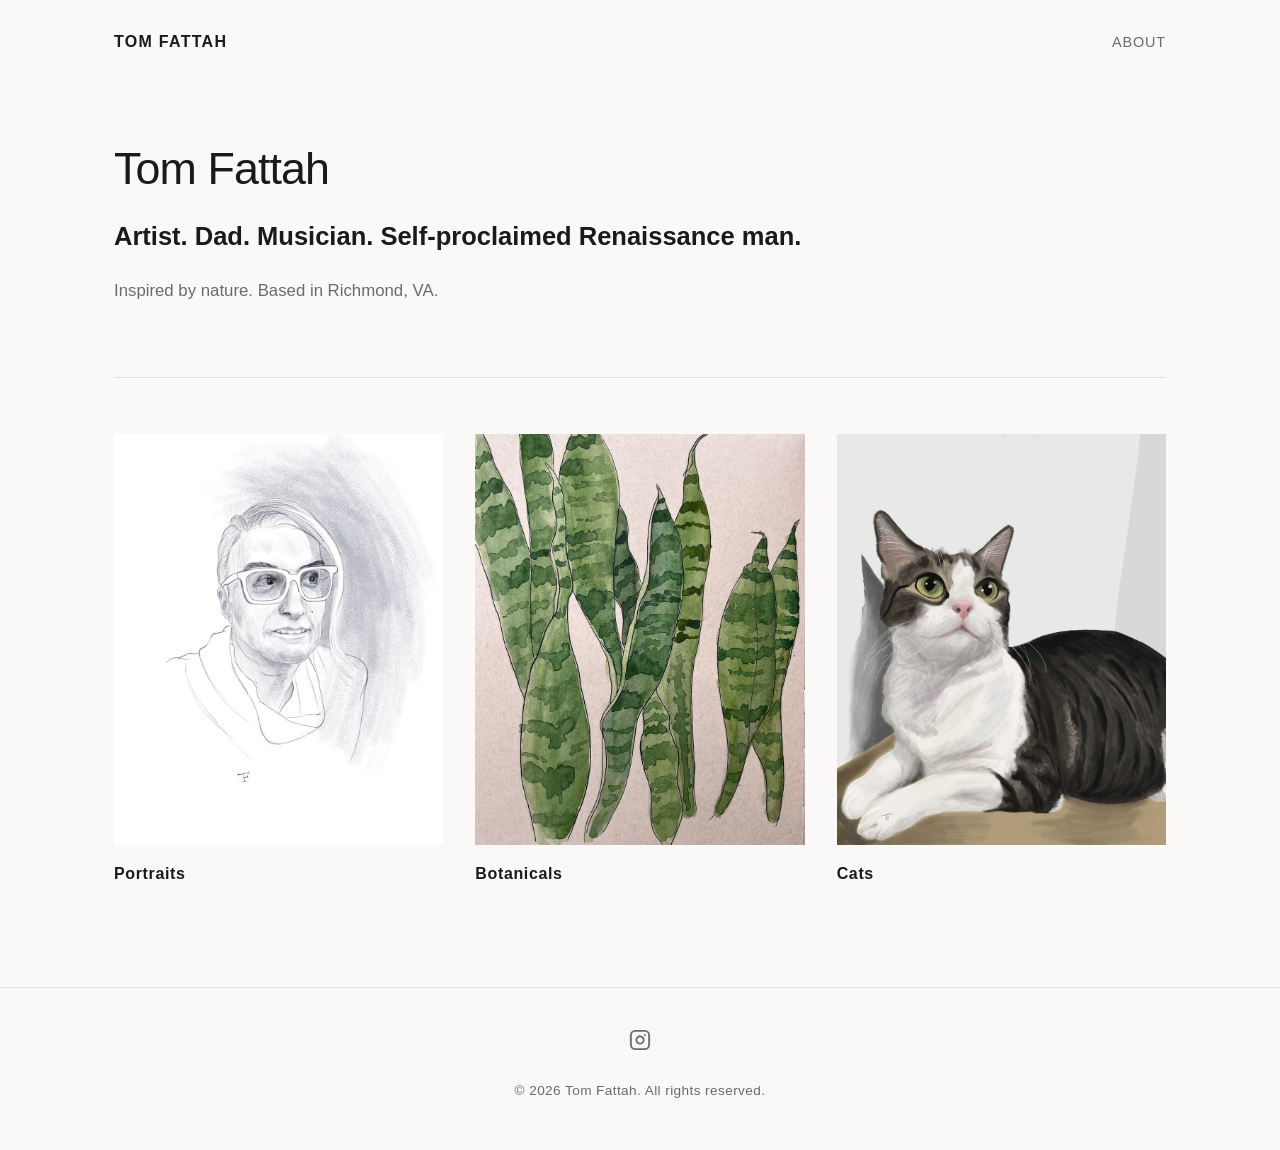
<file: index.html>
<!DOCTYPE html>
<html lang="en">
  <head>
    <meta charset="utf-8" />
    <meta name="viewport" content="width=device-width, initial-scale=1" />
    <title>Tom Fattah — Artist</title>
    <meta name="description" content="Portfolio of Tom Fattah." />
    <link rel="stylesheet" href="style.css" />

    <link
      rel="icon"
      type="image/png"
      href="/assets/favicons/favicon-96x96.png"
      sizes="96x96"
    />
    <link rel="icon" type="image/svg+xml" href="/assets/favicons/favicon.svg" />
    <link rel="shortcut icon" href="/assets/favicons/favicon.ico" />
    <link
      rel="apple-touch-icon"
      sizes="180x180"
      href="/assets/favicons/apple-touch-icon.png"
    />
    <meta name="apple-mobile-web-app-title" content="Tom Fattah" />
    <link rel="manifest" href="/assets/favicons/site.webmanifest" />

    <!-- Open Graph (Facebook, iMessage, Slack, Discord, LinkedIn, etc.) -->
    <meta property="og:type" content="website" />
    <meta property="og:title" content="Tom Fattah — Artist" />
    <meta property="og:description" content="Portfolio of Tom Fattah." />
    <meta property="og:url" content="https://tomfattah.com/" />
    <meta
      property="og:image"
      content="https://tomfattah.com/images/og-preview.jpg"
    />
    <meta property="og:image:width" content="1200" />
    <meta property="og:image:height" content="630" />

    <!-- Twitter / X -->
    <meta name="twitter:card" content="summary_large_image" />
    <meta name="twitter:title" content="Tom Fattah — Artist" />
    <meta name="twitter:description" content="Portfolio of Tom Fattah." />
    <meta
      name="twitter:image"
      content="https://tomfattah.com/images/og-preview.jpg"
    />

    <meta name="robots" content="noai, noimageai" />
    <meta name="gptbot" content="noindex, nofollow" />
    <meta name="claudebot" content="noindex, nofollow" />
    <meta name="googlebot" content="noai, noml" />
    <meta name="Google-Extended" content="noindex" />
    <meta name="applebot" content="noai" />
    <meta name="Applebot-Extended" content="noindex" />
    <meta name="bingbot" content="noai, noml" />
    <meta name="perplexitybot" content="noindex" />
  </head>
  <body>
    <a class="skip-link" href="#main">Skip to main content</a>
    <header class="site-header">
      <a class="site-title" href="/">Tom Fattah</a>
      <nav class="site-nav">
        <a href="about">About</a>
      </nav>
    </header>

    <main class="wrap" id="main">
      <section class="hero">
        <h1>Tom Fattah</h1>
        <h2>Artist. Dad. Musician. Self-proclaimed Renaissance man.</h2>
        <p>Inspired by nature. Based in Richmond, VA.</p>
      </section>

      <h2 class="visually-hidden">Work</h2>

      <ul class="category-grid">
        <li class="category-card">
          <a href="portraits">
            <img
              src="images/portraits/portrait1.jpg"
              alt="Portraits Category"
            />
            <h3>Portraits</h3>
          </a>
        </li>

        <li class="category-card">
          <a href="botanicals">
            <img
              src="images/botanicals/botanical1.jpg"
              alt="Botanicals Category"
            />
            <h3>Botanicals</h3>
          </a>
        </li>

        <li class="category-card">
          <a href="cats">
            <img src="images/cats/cat2.jpg" alt="Cats Category" />
            <h3>Cats</h3>
          </a>
        </li>
      </ul>
    </main>

    <footer class="site-footer">
      <ul class="social-links">
        <li>
          <a
            href="https://instagram.com/tomfattah"
            aria-label="Instagram"
            rel="me noopener"
            target="_blank"
          >
            <svg
              xmlns="http://www.w3.org/2000/svg"
              viewBox="0 0 24 24"
              fill="none"
              stroke="currentColor"
              stroke-width="2"
              stroke-linecap="round"
              stroke-linejoin="round"
              aria-hidden="true"
              focusable="false"
            >
              <rect x="2" y="2" width="20" height="20" rx="5" ry="5"></rect>
              <path d="M16 11.37A4 4 0 1 1 12.63 8 4 4 0 0 1 16 11.37z"></path>
              <line x1="17.5" y1="6.5" x2="17.51" y2="6.5"></line>
            </svg>
          </a>
        </li>
      </ul>

      <p>© <span id="year">2026</span> Tom Fattah. All rights reserved.</p>
    </footer>

    <script>
      document.getElementById("year").textContent = new Date().getFullYear();
    </script>
  </body>
</html>
</file>
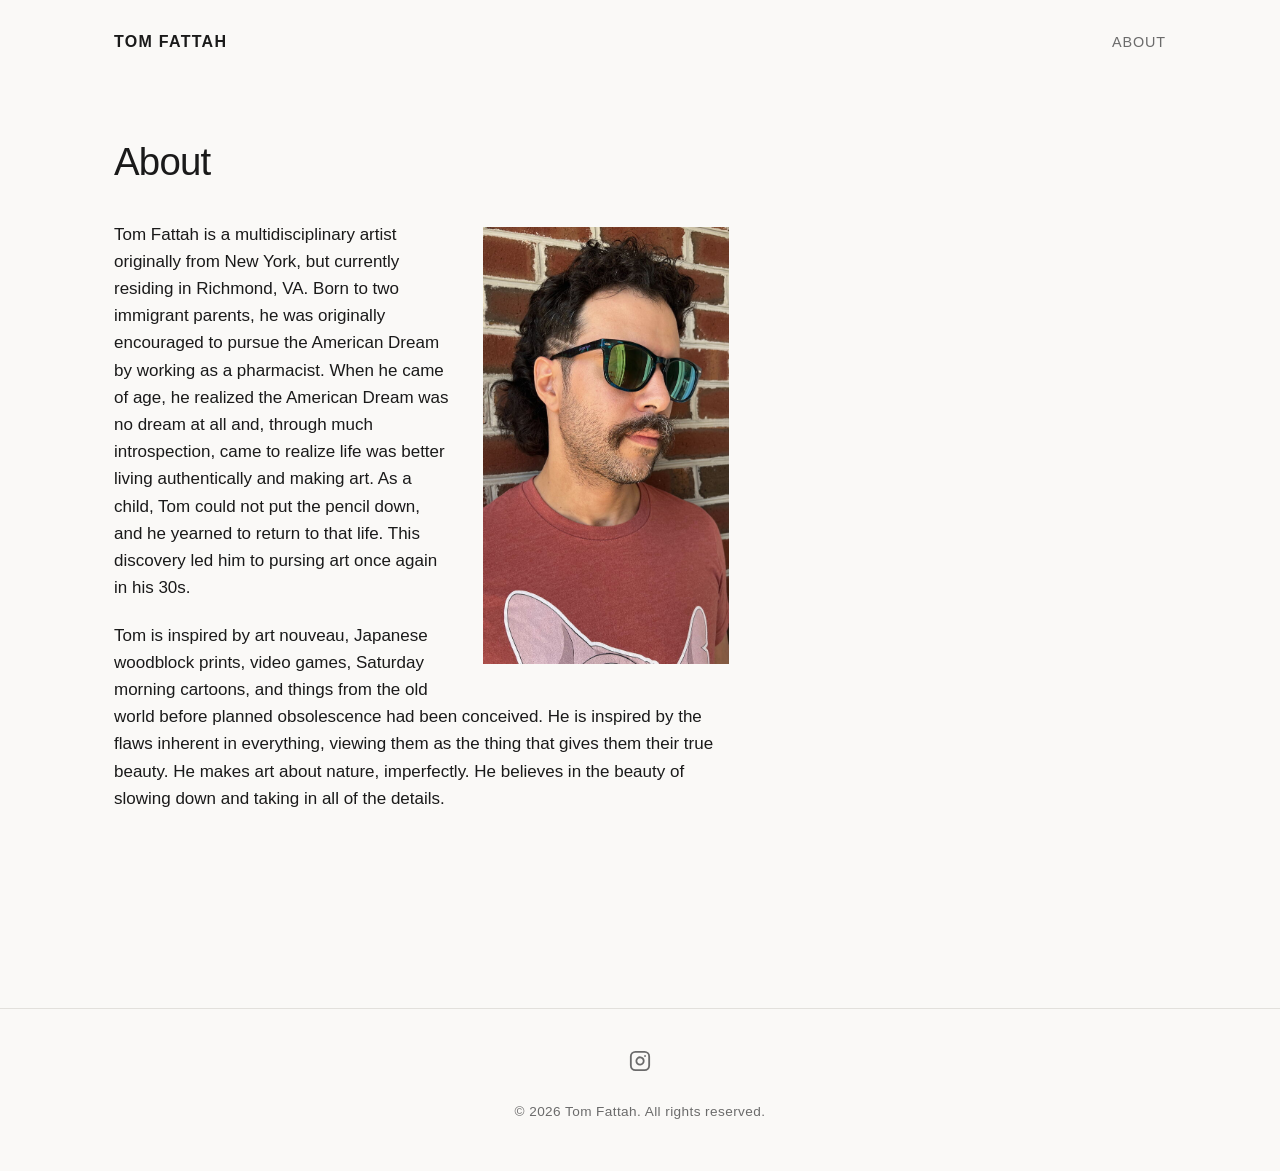
<file: about.html>
<!DOCTYPE html>
<html lang="en">
  <head>
    <meta charset="utf-8" />
    <meta name="viewport" content="width=device-width, initial-scale=1" />
    <title>About — Tom Fattah</title>
    <link rel="stylesheet" href="style.css" />

    <link
      rel="icon"
      type="image/png"
      href="/assets/favicons/favicon-96x96.png"
      sizes="96x96"
    />
    <link rel="icon" type="image/svg+xml" href="/assets/favicons/favicon.svg" />
    <link rel="shortcut icon" href="/assets/favicons/favicon.ico" />
    <link
      rel="apple-touch-icon"
      sizes="180x180"
      href="/assets/favicons/apple-touch-icon.png"
    />
    <meta name="apple-mobile-web-app-title" content="Tom Fattah" />
    <link rel="manifest" href="/assets/favicons/site.webmanifest" />

    <!-- Open Graph (Facebook, iMessage, Slack, Discord, LinkedIn, etc.) -->
    <meta property="og:type" content="website" />
    <meta property="og:title" content="Tom Fattah — Artist" />
    <meta property="og:description" content="Portfolio of Tom Fattah." />
    <meta property="og:url" content="https://tomfattah.com/about" />
    <meta
      property="og:image"
      content="https://tomfattah.com/images/og-preview.jpg"
    />
    <meta property="og:image:width" content="1200" />
    <meta property="og:image:height" content="630" />

    <!-- Twitter / X -->
    <meta name="twitter:card" content="summary_large_image" />
    <meta name="twitter:title" content="Tom Fattah — Artist" />
    <meta name="twitter:description" content="Portfolio of Tom Fattah." />
    <meta
      name="twitter:image"
      content="https://tomfattah.com/images/og-preview.jpg"
    />

    <meta name="robots" content="noai, noimageai" />
    <meta name="gptbot" content="noindex, nofollow" />
    <meta name="claudebot" content="noindex, nofollow" />
    <meta name="googlebot" content="noai, noml" />
    <meta name="Google-Extended" content="noindex" />
    <meta name="applebot" content="noai" />
    <meta name="Applebot-Extended" content="noindex" />
    <meta name="bingbot" content="noai, noml" />
    <meta name="perplexitybot" content="noindex" />
  </head>
  <body>
    <a class="skip-link" href="#main">Skip to main content</a>
    <header class="site-header">
      <a class="site-title" href="/">Tom Fattah</a>
      <nav class="site-nav">
        <a href="about">About</a>
      </nav>
    </header>

    <main class="wrap" id="main">
      <article class="about">
        <h1>About</h1>
        <img src="images/about.jpg" alt="Tom Fattah" />
        <p>
          Tom Fattah is a multidisciplinary artist originally from New York, but
          currently residing in Richmond, VA. Born to two immigrant parents, he
          was originally encouraged to pursue the American Dream by working as a
          pharmacist. When he came of age, he realized the American Dream was no
          dream at all and, through much introspection, came to realize life was
          better living authentically and making art. As a child, Tom could not
          put the pencil down, and he yearned to return to that life. This
          discovery led him to pursing art once again in his 30s.
        </p>
        <p>
          Tom is inspired by art nouveau, Japanese woodblock prints, video
          games, Saturday morning cartoons, and things from the old world before
          planned obsolescence had been conceived. He is inspired by the flaws
          inherent in everything, viewing them as the thing that gives them
          their true beauty. He makes art about nature, imperfectly. He believes
          in the beauty of slowing down and taking in all of the details.
        </p>
      </article>
    </main>

    <footer class="site-footer">
      <ul class="social-links">
        <li>
          <a
            href="https://instagram.com/tomfattah"
            aria-label="Instagram"
            rel="me noopener"
            target="_blank"
          >
            <svg
              xmlns="http://www.w3.org/2000/svg"
              viewBox="0 0 24 24"
              fill="none"
              stroke="currentColor"
              stroke-width="2"
              stroke-linecap="round"
              stroke-linejoin="round"
              aria-hidden="true"
              focusable="false"
            >
              <rect x="2" y="2" width="20" height="20" rx="5" ry="5"></rect>
              <path d="M16 11.37A4 4 0 1 1 12.63 8 4 4 0 0 1 16 11.37z"></path>
              <line x1="17.5" y1="6.5" x2="17.51" y2="6.5"></line>
            </svg>
          </a>
        </li>
      </ul>

      <p>© <span id="year">2026</span> Tom Fattah. All rights reserved.</p>
    </footer>

    <script>
      document.getElementById("year").textContent = new Date().getFullYear();
    </script>
  </body>
</html>
</file>
<file: style.css>
/* ===== Base ===== */
*,
*::before,
*::after {
  box-sizing: border-box;
}

:root {
  --bg: #faf9f7;
  --text: #1a1a1a;
  --muted: #6b6b6b;
  --line: #e2e0dc;
  --max: 1100px;
}

html {
  -webkit-text-size-adjust: 100%;
}

body {
  margin: 0;
  background: var(--bg);
  color: var(--text);
  font-family: -apple-system, BlinkMacSystemFont, "Segoe UI", Helvetica, Arial,
    sans-serif;
  font-size: 17px;
  line-height: 1.6;
  -webkit-font-smoothing: antialiased;
}

img {
  max-width: 100%;
  height: auto;
  display: block;
}

a {
  color: inherit;
  text-decoration: none;
}
a:hover {
  opacity: 0.65;
}

/* ===== Layout ===== */
.wrap {
  max-width: var(--max);
  margin: 0 auto;
  padding: 0 24px;
}

/* ===== Header ===== */
.site-header {
  max-width: var(--max);
  margin: 0 auto;
  padding: 28px 24px;
  display: flex;
  align-items: baseline;
  justify-content: space-between;
  gap: 24px;
}

.site-title {
  font-size: 1rem;
  font-weight: 600;
  letter-spacing: 0.08em;
  text-transform: uppercase;
}

.site-nav a {
  font-size: 0.9rem;
  letter-spacing: 0.06em;
  text-transform: uppercase;
  color: var(--muted);
  margin-left: 20px;
}
.site-nav a:hover {
  color: var(--text);
  opacity: 1;
}

/* ===== Hero ===== */
.hero {
  padding: 60px 0 72px;
  border-bottom: 1px solid var(--line);
  margin-bottom: 56px;
}

.hero h1 {
  font-size: clamp(1.8rem, 4vw, 2.8rem);
  line-height: 1.15;
  font-weight: 500;
  letter-spacing: -0.02em;
  margin: 0 0 20px;
  max-width: 20ch;
}

.hero p {
  margin: 0;
  max-width: 55ch;
  color: var(--muted);
  font-size: 1.05rem;
}

/* ===== Category grid (landing page) ===== */
.category-grid {
  list-style: none;
  margin: 0;
  padding: 0;
  display: grid;
  grid-template-columns: repeat(auto-fit, minmax(260px, 1fr));
  gap: 40px 32px;
}

.category-card a {
  display: block;
}

.category-card img {
  width: 100%;
  aspect-ratio: 4 / 5;
  object-fit: cover;
  background: #ecebe8;
  margin-bottom: 16px;
}

.category-card h3 {
  margin: 0 0 4px;
  font-size: 1rem;
  font-weight: 600;
  letter-spacing: 0.04em;
}

.category-card p {
  margin: 0;
  font-size: 0.9rem;
  color: var(--muted);
}

/* ===== Section pages (galleries) ===== */
.section-header {
  padding: 48px 0 40px;
  border-bottom: 1px solid var(--line);
  margin-bottom: 48px;
}

.section-header h1 {
  margin: 0 0 12px;
  font-size: clamp(1.6rem, 3.5vw, 2.4rem);
  font-weight: 500;
  letter-spacing: -0.02em;
}

.section-header p {
  margin: 0;
  max-width: 55ch;
  color: var(--muted);
}

.gallery {
  display: grid;
  grid-template-columns: repeat(auto-fill, minmax(240px, 1fr));
  gap: 16px;
}

.gallery a {
  display: block;
  aspect-ratio: 1 / 1; /* change to 4 / 5 if you want taller tiles */
  overflow: hidden;
  background: #ecebe8;
}

.gallery img {
  width: 100%;
  height: 100%;
  object-fit: cover; /* crops to fill the tile */
  margin: 0;
  transition: transform 0.4s ease;
}

.gallery a:hover img {
  transform: scale(1.03);
}

/* ===== About page ===== */
.about {
  padding: 48px 0 80px;
  max-width: 65ch;
  display: flow-root; /* contains the float so it doesn't spill into the footer */
}

.about h1 {
  margin: 0 0 28px;
  font-size: clamp(1.6rem, 3.5vw, 2.4rem);
  font-weight: 500;
  letter-spacing: -0.02em;
}

.about p {
  margin: 0 0 1.2em;
}

.about img {
  float: right;
  width: 40%;
  max-width: 320px;
  height: auto;
  margin: 6px 0 20px 32px;
}

/* ===== Footer ===== */
.site-footer {
  border-top: 1px solid var(--line);
  margin-top: 96px;
  padding: 32px 24px 48px;
  text-align: center;
}

.site-footer p {
  margin: 0;
  font-size: 0.85rem;
  color: var(--muted);
  letter-spacing: 0.03em;
}

/* ===== Social links ===== */
.social-links {
  list-style: none;
  margin: 0 0 20px;
  padding: 0;
  display: flex;
  justify-content: center;
  flex-wrap: wrap;
  gap: 8px;
}

.social-links a {
  display: inline-flex;
  align-items: center;
  justify-content: center;
  width: 40px;
  height: 40px;
  border-radius: 50%;
  color: var(--muted);
  transition: color 0.15s ease, background-color 0.15s ease;
}

.social-links a:hover {
  color: var(--text);
  background: var(--line);
  opacity: 1;
}

.social-links svg {
  width: 22px;
  height: 22px;
  display: block;
}

/* ===== Utilities ===== */
.visually-hidden {
  position: absolute;
  width: 1px;
  height: 1px;
  padding: 0;
  margin: -1px;
  overflow: hidden;
  clip: rect(0 0 0 0);
  white-space: nowrap;
  border: 0;
}

/* ===== Small screens ===== */
@media (max-width: 600px) {
  body {
    font-size: 16px;
  }
  .site-header {
    padding: 20px 20px;
  }
  .hero {
    padding: 40px 0 48px;
    margin-bottom: 40px;
  }
  .category-grid {
    gap: 32px 20px;
  }
  .gallery {
    columns: 1;
  }
  .about img {
    float: none;
    width: 100%;
    max-width: none;
    margin: 24px 0;
  }
}

/* ===== Lightbox ===== */
.lightbox {
  position: fixed;
  inset: 0;
  z-index: 100;
  display: flex;
  align-items: center;
  justify-content: center;
  padding: 24px;
  background: rgba(20, 19, 18, 0.94);
}

.lightbox[hidden] {
  display: none;
}

.lightbox-figure {
  margin: 0;
  max-width: min(1100px, 100%);
  max-height: 100%;
  display: flex;
  flex-direction: column;
  align-items: center;
  gap: 12px;
}

.lightbox-img {
  max-width: 100%;
  max-height: calc(100vh - 120px);
  width: auto;
  height: auto;
  object-fit: contain;
  background: transparent;
}

.lightbox-caption {
  color: rgba(255, 255, 255, 0.7);
  font-size: 0.85rem;
  letter-spacing: 0.03em;
  text-align: center;
}

.lightbox-caption:empty {
  display: none;
}

.lightbox button {
  position: absolute;
  background: none;
  border: 0;
  color: rgba(255, 255, 255, 0.75);
  cursor: pointer;
  line-height: 1;
  padding: 8px 14px;
  border-radius: 4px;
  transition: color 0.15s ease, background-color 0.15s ease;
}

.lightbox button:hover {
  color: #fff;
  background: rgba(255, 255, 255, 0.1);
}
.lightbox button:focus-visible {
  outline: 2px solid #fff;
  outline-offset: 2px;
}

.lightbox-close {
  top: 16px;
  right: 16px;
  font-size: 2.2rem;
}
.lightbox-prev {
  left: 12px;
  top: 50%;
  transform: translateY(-50%);
  font-size: 2.6rem;
}
.lightbox-next {
  right: 12px;
  top: 50%;
  transform: translateY(-50%);
  font-size: 2.6rem;
}

/* ===== Skip link ===== */
.skip-link {
  position: absolute;
  top: -100px;
  left: 8px;
  z-index: 200;
  padding: 12px 20px;
  background: var(--text);
  color: var(--bg);
  font-size: 0.9rem;
  letter-spacing: 0.04em;
  border-radius: 3px;
  transition: top 0.15s ease;
}

.skip-link:focus {
  top: 8px;
  opacity: 1;
}
</file>
